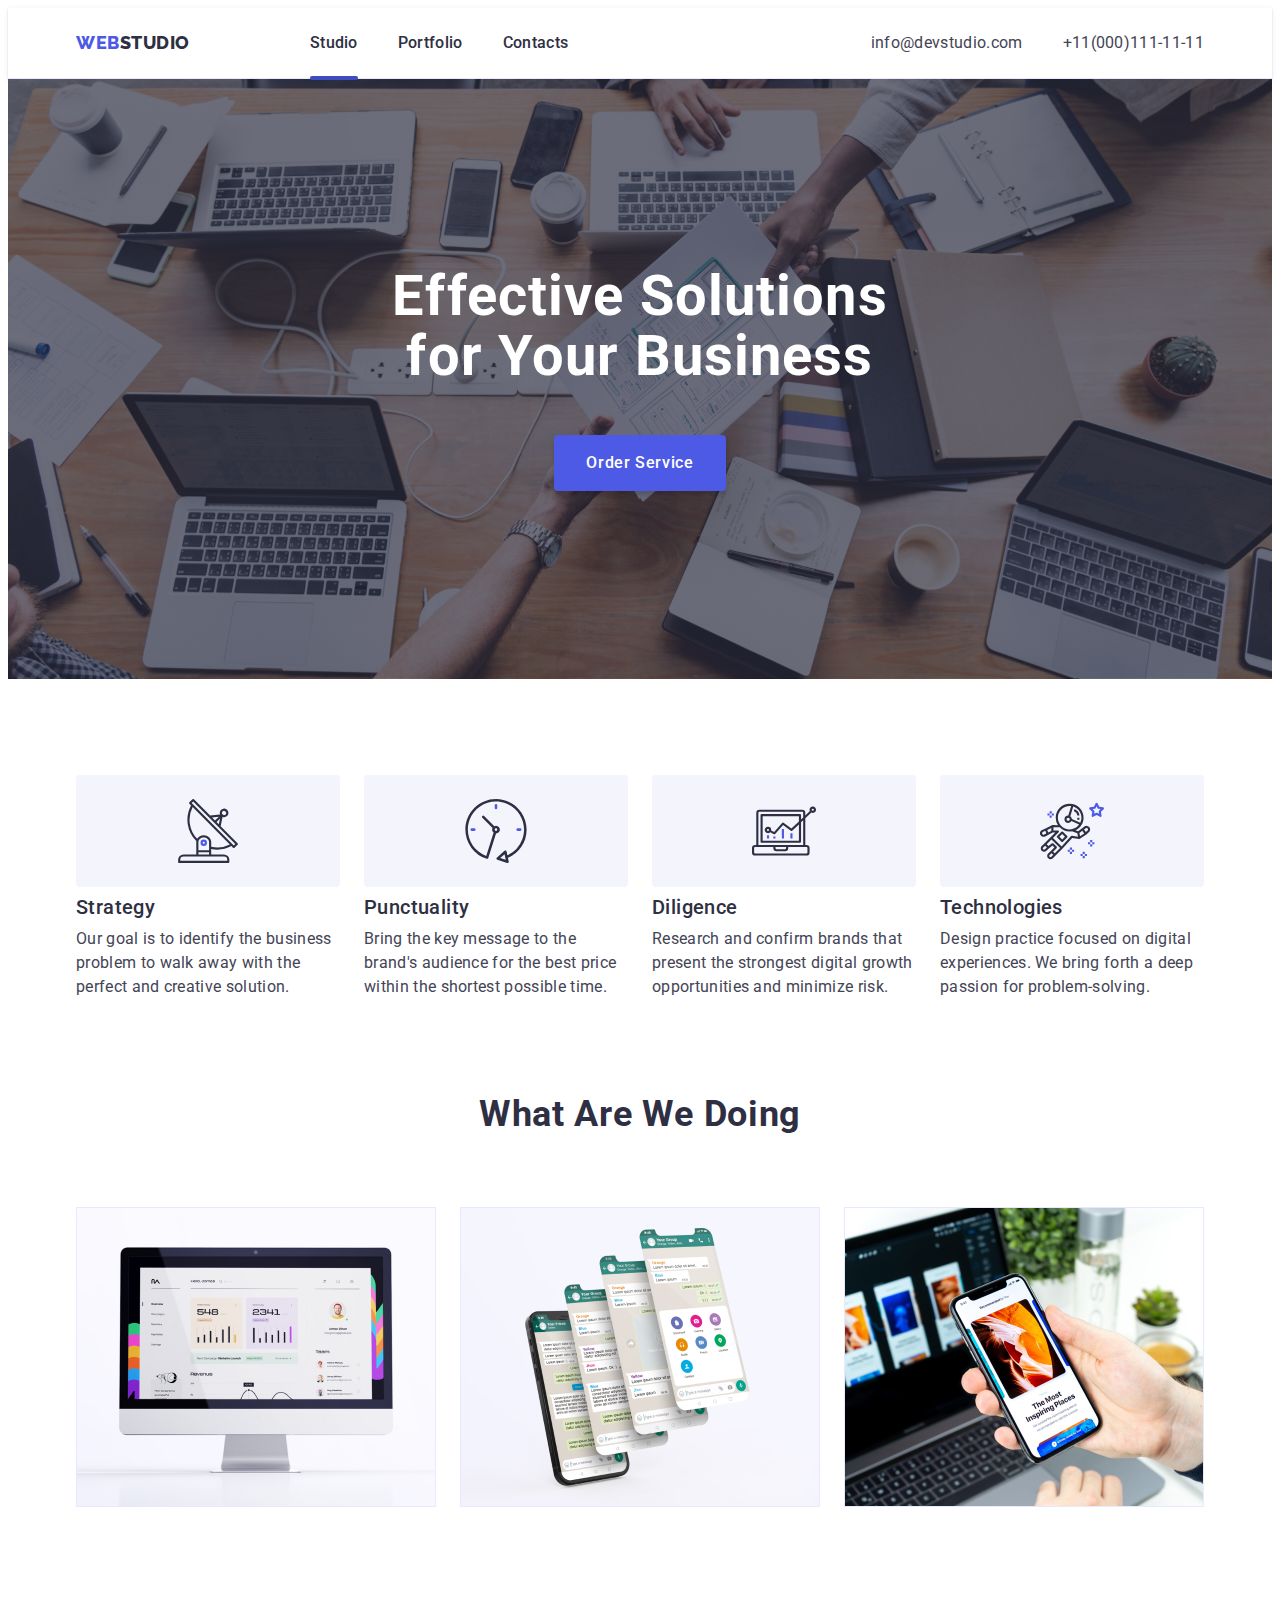
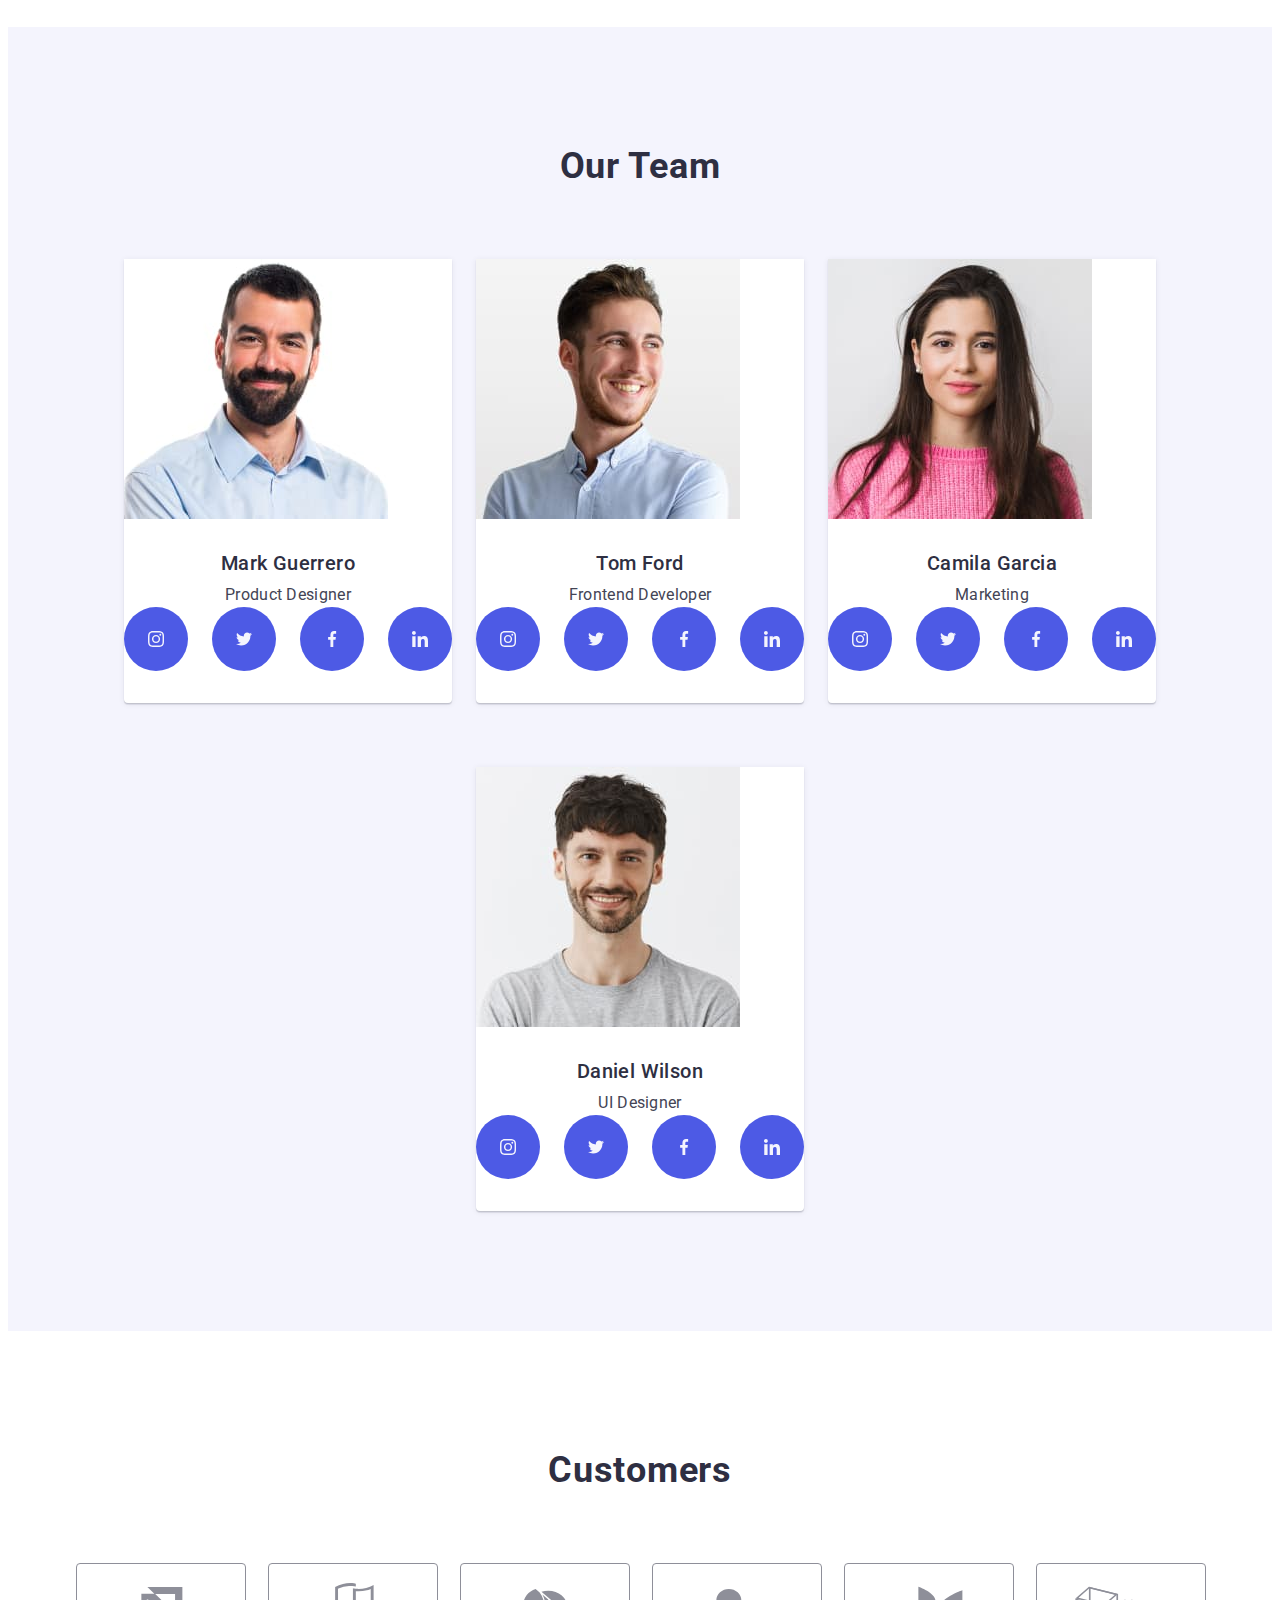
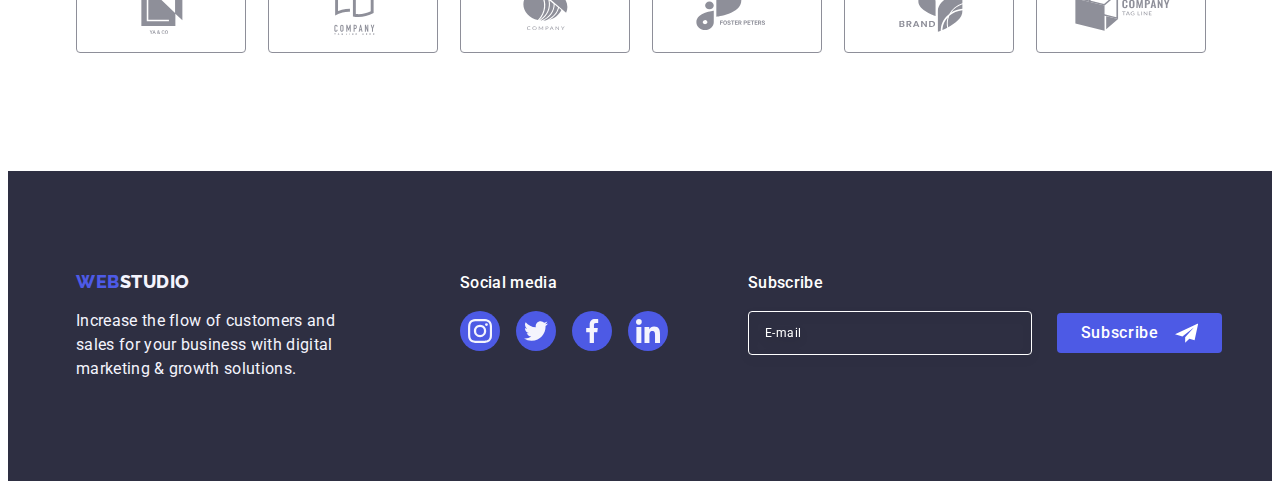
<file: index.html>
<!DOCTYPE html>
<html lang="en">

<head>
    <meta charset="UTF-8">
    <meta http-equiv="X-UA-Compatible" content="IE=edge">
    <meta name="viewport" content="width=device-width, initial-scale=1.0">
    <link rel="preconnect" href="https://fonts.googleapis.com">
    <link rel="preconnect" href="https://fonts.gstatic.com" crossorigin>
    <link
        href="https://fonts.googleapis.com/css2?family=Raleway:wght@800&family=Roboto:wght@400;500;700;900&display=swap"
        rel="stylesheet">

    <title>Web Studio</title>
    <link rel="stylesheet" href="https://cdnjs.cloudflare.com/ajax/libs/modern-normalize/2.0.0/modern-normalize.min.css"
        integrity="sha512-4xo8blKMVCiXpTaLzQSLSw3KFOVPWhm/TRtuPVc4WG6kUgjH6J03IBuG7JZPkcWMxJ5huwaBpOpnwYElP/m6wg=="
        crossorigin="anonymous" referrerpolicy="no-referrer" />
    <link rel="stylesheet" href="./css/styles.css">
    <link rel="stylesheet" href="./css/media.css">
</head>

<body>
    <header class="header">
        <div class="container header-container">
            <nav class="header-navigation">
                <a href="./index.html" class="header-logo link"> WEB<span>Studio</span> </a>
                <ul class="header-menu list">
                    <li class="header-menu-item"><a class="header-menu-link menu link" href="./index.html">Studio</a>
                    </li>
                    <li class="header-menu-item"><a class="header-menu-link link" href="./portfolio.html">Portfolio</a>
                    </li>
                    <li class="header-menu-item"><a class="header-menu-link link" href="">Contacts</a></li>
                </ul>
            </nav>
            <address class="address">
                <ul class="address-list list">
                    <li class="address-list-item"><a class="address-list-link link"
                            href="mailto:info@devstudio.com">info@devstudio.com</a></li>
                    <li class="address-list-item"><a class="address-list-link link"
                            href="tel:+110001111111">+11(000)111-11-11</a></li>
                </ul>
            </address>
            <button class="menu-btn js-open-menu" type="button">
                <svg width="32" height="22">
                    <use href="./images/icons.svg#icon-hamburger"></use>
                </svg>
            </button>
        </div>
        <div class="mob-menu js-menu-container">
            <button type="button" class="close-menu-btn js-close-menu">
                <svg class="modal-icon" width="8" height="8">
                    <use href="./images/icons.svg#icon-close-black-18dp-2-1"></use>
                </svg>
            </button>
            <ul class="mob-menu-list list">
                <li class="mob-menu-item"><a class="mob-menu-link menu link" href="./index.html">Studio</a>
                </li>
                <li class="mob-menu-item"><a class="mob-menu-link link" href="./portfolio.html">Portfolio</a>
                </li>
                <li class="mob-menu-item"><a class="mob-menu-link link" href="">Contacts</a></li>
            </ul>
            <address class="mob-menu-address">
                <ul class="mob-address-list list">
                    <li class="mob-address-item"><a class="mob-address-link-tel link"
                            href="tel:+110001111111">+11(000)111-11-11</a>
                    </li>
                    <li class="mob-address-item"><a class="mob-address-link-mail link"
                            href="mailto:info@devstudio.com">info@devstudio.com</a></li>

                </ul>
            </address>
            <ul class="mob-soc-list list">
                <li class="mob-soc-items">
                    <a class="mob-soc-link" href="" aria-label="instagram" target="_blank" rel="noopener no-referrer">
                        <svg class="mob-soc-icon" width="24" height="24">
                            <use href="./images/icons.svg#icon-instagram-2"></use>
                        </svg>
                    </a>
                </li>
                <li class="mob-soc-items">
                    <a class="mob-soc-link" href="" aria-label="twitter" target="_blank" rel="noopener no-referrer">
                        <svg class="mob-soc-icon" width="24" height="24">
                            <use href="./images/icons.svg#icon-twitter-1"></use>
                        </svg>
                    </a>
                </li>
                <li class="mob-soc-items">
                    <a class="mob-soc-link" href="" aria-label="facebook" target="_blank" rel="noopener no-referrer">
                        <svg class="mob-soc-icon" width="24" height="24">
                            <use href="./images/icons.svg#icon-facebook-1"></use>
                        </svg>
                    </a>
                </li>
                <li class="mob-soc-items">
                    <a class="mob-soc-link" href="" aria-label="linkedin" target="_blank" rel="noopener no-referrer">
                        <svg class="mob-soc-icon" width="24" height="24">
                            <use href="./images/icons.svg#icon-linkedin-1"></use>
                        </svg>
                    </a>
                </li>
            </ul>

        </div>

    </header>

    <main>
        <section id="home" class="hero">
            <div class="container ">
                <h1 class="hero-title">Effective Solutions
                    for Your Business</h1>
                <button type="button" class="hero-btn" data-modal-open>Order Service</button>
            </div>
        </section>

        <section class="benefits">
            <div class="container">
                <h2 class="visually-hidden">Benefits</h2>
                <ul class="benefits-list list">
                    <li class="benefits-item">
                        <div class="benefits-item-icon ">
                            <svg class="benefits-item-image" width="64" height="64">
                                <use href="./images/icons.svg#icon-antenna-1"></use>
                            </svg>
                        </div>
                        <h3 class="subtitle">Strategy</h3>
                        <p class="text">Our goal is to identify the business
                            problem to walk away with the perfect and creative solution.</p>
                    </li>
                    <li class="benefits-item">
                        <div class="benefits-item-icon ">
                            <svg class="benefits-item-image" width="64" height="64">
                                <use href="./images/icons.svg#icon-clock-1"></use>
                            </svg>
                        </div>
                        <h3 class="subtitle">Punctuality</h3>
                        <p class="text">Bring the key message to the brand's audience for the best price
                            within the shortest possible
                            time.</p>
                    </li>
                    <li class="benefits-item">
                        <div class="benefits-item-icon ">
                            <svg class="benefits-item-image" width="64" height="64">
                                <use href="./images/icons.svg#icon-diagram-1"></use>
                            </svg>
                        </div>
                        <h3 class="subtitle">Diligence</h3>
                        <p class="text">Research and confirm brands that present the strongest digital growth
                            opportunities and minimize
                            risk.</p>
                    </li>
                    <li class="benefits-item">
                        <div class="benefits-item-icon ">
                            <svg class="benefits-item-image" width="64" height="64">
                                <use href="./images/icons.svg#icon-astronaut-1"></use>
                            </svg>
                        </div>
                        <h3 class="subtitle">Technologies</h3>
                        <p class="text">Design practice focused on digital experiences. We bring forth a deep
                            passion for
                            problem-solving.</p>
                    </li>
                </ul>
            </div>
        </section>

        <section class="products">
            <div class="container">
                <h2 class="products-title">What are we doing</h2>
                <ul class="products-list list">
                    <li class="products-item"><img srcset="./images/img-1.jpg 1x, ./images/img1@2x.jpg 2x"
                            src="./images/img-1.jpg" alt="computer monitor" width="360" height="300">
                    </li>
                    <li class="products-item"><img srcset="./images/img-2.jpg 1x, ./images/img2@2x.jpg 2x"
                            src="./images/img-2.jpg" alt="phone with pages" width="360" height="300">
                    </li>
                    <li class="products-item"><img srcset="./images/img-3.jpg 1x, ./images/img3@2x.jpg 2x"
                            src="./images/img-3.jpg" alt="phone in hand" width="360" height="300">
                    </li>
                </ul>
            </div>
        </section>

        <section class="team">
            <div class="container">
                <h2 class="team-title">Our Team</h2>
                <ul class="team-list list">
                    <li class="team-item">
                        <img srcset="./images/MarkGuerrero.jpg 1x, ./images/MarkGuerrero2x.jpg 2x"
                            src="./images/MarkGuerrero.jpg" alt="Mark Guerrero's face photo" width="264" height="260">
                        <div class="main-info">
                            <h3 class="subtitle-name">Mark Guerrero</h3>
                            <p class="text">Product Designer</p>
                            <ul class="team-soc-list list">
                                <li class="team-soc-items">
                                    <a class="team-soc-link" href="" aria-label="instagram" target="_blank"
                                        rel="noopener no-referrer">
                                        <svg class="tem-soc-icon" width="16" height="16">
                                            <use href="./images/icons.svg#icon-instagram-2"></use>
                                        </svg>
                                    </a>
                                </li>
                                <li class="team-soc-items">
                                    <a class="team-soc-link" href="" aria-label="twitter" target="_blank"
                                        rel="noopener no-referrer">
                                        <svg class="tem-soc-icon" width="16" height="16">
                                            <use href="./images/icons.svg#icon-twitter-1"></use>
                                        </svg>
                                    </a>
                                </li>
                                <li class="team-soc-items">
                                    <a class="team-soc-link" href="" aria-label="facebook" target="_blank"
                                        rel="noopener no-referrer">
                                        <svg class="tem-soc-icon" width="16" height="16">
                                            <use href="./images/icons.svg#icon-facebook-1"></use>
                                        </svg>
                                    </a>
                                </li>
                                <li class="team-soc-items">
                                    <a class="team-soc-link" href="" aria-label="linkedin" target="_blank"
                                        rel="noopener no-referrer">
                                        <svg class="tem-soc-icon" width="16" height="16">
                                            <use href="./images/icons.svg#icon-linkedin-1"></use>
                                        </svg>
                                    </a>
                                </li>

                            </ul>
                        </div>
                    </li>
                    <li class="team-item">
                        <img srcset="./images/TomFord.jpg 1x, ./images/TomFord2x.jpg 2x" src="./images/TomFord.jpg"
                            alt="Tom Ford's face photo" width="264" height="260">
                        <div class="main-info">
                            <h3 class="subtitle-name">Tom Ford</h3>
                            <p class="text">Frontend Developer</p>
                            <ul class="team-soc-list list">
                                <li class="team-soc-items">
                                    <a class="team-soc-link" href="" aria-label="instagram" target="_blank"
                                        rel="noopener no-referrer">
                                        <svg class="tem-soc-icon" width="16" height="16">
                                            <use href="./images/icons.svg#icon-instagram-2"></use>
                                        </svg>
                                    </a>
                                </li>
                                <li class="team-soc-items">
                                    <a class="team-soc-link" href="" aria-label="twitter" target="_blank"
                                        rel="noopener no-referrer">
                                        <svg class="tem-soc-icon" width="16" height="16">
                                            <use href="./images/icons.svg#icon-twitter-1"></use>
                                        </svg>
                                    </a>
                                </li>
                                <li class="team-soc-items">
                                    <a class="team-soc-link" href="" aria-label="facebook" target="_blank"
                                        rel="noopener no-referrer">
                                        <svg class="tem-soc-icon" width="16" height="16">
                                            <use href="./images/icons.svg#icon-facebook-1"></use>
                                        </svg>
                                    </a>
                                </li>
                                <li class="team-soc-items">
                                    <a class="team-soc-link" href="" aria-label="linkedin" target="_blank"
                                        rel="noopener no-referrer">
                                        <svg class="tem-soc-icon" width="16" height="16">
                                            <use href="./images/icons.svg#icon-linkedin-1"></use>
                                        </svg>
                                    </a>
                                </li>
                            </ul>
                        </div>
                    </li>
                    <li class="team-item">
                        <img srcset="./images/CamilaGarcia.jpg 1x, ./images/CamilaGarcia2x.jpg 2x"
                            src="./images/CamilaGarcia.jpg" alt="Camila Garcia's face photo" width="264" height="260">
                        <div class="main-info">
                            <h3 class="subtitle-name">Camila Garcia</h3>
                            <p class="text">Marketing</p>
                            <ul class="team-soc-list list">
                                <li class="team-soc-items">
                                    <a class="team-soc-link" href="" aria-label="instagram" target="_blank"
                                        rel="noopener no-referrer">
                                        <svg class="tem-soc-icon" width="16" height="16">
                                            <use href="./images/icons.svg#icon-instagram-2"></use>
                                        </svg>
                                    </a>
                                </li>
                                <li class="team-soc-items">
                                    <a class="team-soc-link" href="" aria-label="twitter" target="_blank"
                                        rel="noopener no-referrer">
                                        <svg class="tem-soc-icon" width="16" height="16">
                                            <use href="./images/icons.svg#icon-twitter-1"></use>
                                        </svg>
                                    </a>
                                </li>
                                <li class="team-soc-items">
                                    <a class="team-soc-link" href="" aria-label="facebook" target="_blank"
                                        rel="noopener no-referrer">
                                        <svg class="tem-soc-icon" width="16" height="16">
                                            <use href="./images/icons.svg#icon-facebook-1"></use>
                                        </svg>
                                    </a>
                                </li>
                                <li class="team-soc-items">
                                    <a class="team-soc-link" href="" aria-label="linkedin" target="_blank"
                                        rel="noopener no-referrer">
                                        <svg class="tem-soc-icon" width="16" height="16">
                                            <use href="./images/icons.svg#icon-linkedin-1"></use>
                                        </svg>
                                    </a>
                                </li>
                            </ul>
                        </div>
                    </li>
                    <li class="team-item">
                        <img srcset="./images/DanielWilson.jpg 1x, ./images/DanielWilson2x.jpg 2x"
                            src="./images/DanielWilson.jpg" alt="Daniel Wilson's face photo" width="264" height="260">
                        <div class="main-info">
                            <h3 class="subtitle-name">Daniel Wilson</h3>
                            <p class="text">UI Designer</p>
                            <ul class="team-soc-list list">
                                <li class="team-soc-items">
                                    <a class="team-soc-link" href="" aria-label="instagram" target="_blank"
                                        rel="noopener no-referrer">
                                        <svg class="tem-soc-icon" width="16" height="16">
                                            <use href="./images/icons.svg#icon-instagram-2"></use>
                                        </svg>
                                    </a>
                                </li>
                                <li class="team-soc-items">
                                    <a class="team-soc-link" href="" aria-label="twitter" target="_blank"
                                        rel="noopener no-referrer">
                                        <svg class="tem-soc-icon" width="16" height="16">
                                            <use href="./images/icons.svg#icon-twitter-1"></use>
                                        </svg>
                                    </a>
                                </li>
                                <li class="team-soc-items">
                                    <a class="team-soc-link" href="" aria-label="facebook" target="_blank"
                                        rel="noopener no-referrer">
                                        <svg class="tem-soc-icon" width="16" height="16">
                                            <use href="./images/icons.svg#icon-facebook-1"></use>
                                        </svg>
                                    </a>
                                </li>
                                <li class="team-soc-items">
                                    <a class="team-soc-link" href="" aria-label="linkedin" target="_blank"
                                        rel="noopener no-referrer">
                                        <svg class="tem-soc-icon" width="16" height="16">
                                            <use href="./images/icons.svg#icon-linkedin-1"></use>
                                        </svg>
                                    </a>
                                </li>
                            </ul>
                        </div>
                    </li>
                </ul>
            </div>
        </section>
        <section class="customers">
            <div class="container cust-container">
                <h2 class="cust-title">Customers</h2>
                <ul class="list cust-list">
                    <li class="cust-items">
                        <a href="" class="cust-link">
                            <svg class="cust-icon" width="104" height="56">
                                <use href="./images/icons.svg#icon-Logo-6"></use>
                            </svg>
                        </a>
                    </li>
                    <li class="cust-items">
                        <a href="" class="cust-link">
                            <svg class="cust-icon" width="104" height="56">
                                <use href="./images/icons.svg#icon-Logo"></use>
                            </svg>
                        </a>
                    </li>
                    <li class="cust-items">
                        <a href="" class="cust-link">
                            <svg class="cust-icon" width="104" height="56">
                                <use href="./images/icons.svg#icon-Logo-1"></use>
                            </svg>
                        </a>
                    </li>
                    <li class="cust-items">
                        <a href="" class="cust-link">
                            <svg class="cust-icon" width="104" height="56">
                                <use href="./images/icons.svg#icon-Logo-2"></use>
                            </svg>
                        </a>
                    </li>
                    <li class="cust-items">
                        <a href="" class="cust-link">
                            <svg class="cust-icon" width="104" height="56">
                                <use href="./images/icons.svg#icon-Logo-3"></use>
                            </svg>
                        </a>
                    </li>
                    <li class="cust-items">
                        <a href="" class="cust-link">
                            <svg class="cust-icon" width="104" height="56">
                                <use href="./images/icons.svg#icon-Logo-4"></use>
                            </svg>
                        </a>
                    </li>
                </ul>
            </div>
        </section>

    </main>

    <footer class="footer">
        <div class="container footer-container">
            <div class="footer-text-column">
                <a href="./index.html" class="footer-logo link"> WEB<span class="logo">Studio</span> </a>
                <p class="footer-text">Increase the flow of customers and sales for your business with digital marketing
                    &
                    growth
                    solutions.
                </p>
            </div>
            <div class="footer-social">
                <p class="footer-soc-title">Social media</p>
                <ul class="footer-soc-list list">
                    <li class="footer-soc-items">
                        <a href="./index.html" class="footer-soc-link">
                            <svg class="footer-soc-icon" width="24" height="24">
                                <use href="./images/icons.svg#icon-instagram-2"></use>
                            </svg>
                        </a>
                    </li>
                    <li class="footer-soc-items">
                        <a href="./index.html" class="footer-soc-link">
                            <svg class="footer-soc-icon" width="24" height="24">
                                <use href="./images/icons.svg#icon-twitter-1"></use>
                            </svg>
                        </a>
                    </li>
                    <li class="footer-soc-items">
                        <a href="./index.html" class="footer-soc-link">
                            <svg class="footer-soc-icon" width="24" height="24">
                                <use href="./images/icons.svg#icon-facebook-1"></use>
                            </svg>
                        </a>
                    </li>
                    <li class="footer-soc-items">
                        <a href="./index.html" class="footer-soc-link">
                            <svg class="footer-soc-icon" width="24" height="24">
                                <use href="./images/icons.svg#icon-linkedin-1"></use>
                            </svg>
                        </a>
                    </li>
                </ul>
            </div>
            <div class="email-input">
                <p class="footer-soc-title">Subscribe</p>
                <form class="footer-form">
                    <label class="footer-label" for="footer-email" aria-label="footer email">
                        <input class="footer-input" name="user-email" id="footer-email" type="email"
                            placeholder="E-mail">
                    </label>
                    <button class="footer-btn" type="submit">Subscribe
                        <svg class="footer-btn-icon" width="24" height="24">
                            <use href="./images/icons.svg#icon-Frame-3"></use>
                        </svg>
                    </button>
                </form>
            </div>
        </div>
    </footer>

    <div class="backdrop is-hidden" data-modal>
        <div class="modal">
            <button type="button" class="close-btn" data-modal-close>
                <svg class="modal-icon" width="8" height="8">
                    <use href="./images/icons.svg#icon-close-black-18dp-2-1"></use>
                </svg>
            </button>
            <p class="modal-title">Leave your contacts and we will call you back</p>
            <form class="modal-form">
                <div class="modal-field">
                    <label for="user-name" class="modal-label">Name</label>
                    <div class="input-wrap">
                        <input id="user-name" type="text" name="user-name" class="modal-input" placeholder="">
                        <svg class="input-icon" width="18" height="24">
                            <use href="./images/icons.svg#icon-person-black-18dp-1"></use>
                        </svg>
                    </div>
                </div>
                <div class="modal-field">
                    <label for="user-tel" class="modal-label">Phone</label>
                    <div class="input-wrap">
                        <input id="user-tel" type="tel" name="user-tel" class="modal-input" placeholder="">
                        <svg class="input-icon" width="18" height="24">
                            <use href="./images/icons.svg#icon-phone-black-18dp-1"></use>
                        </svg>
                    </div>
                </div>
                <div class="modal-field">
                    <label for="user-email" class="modal-label">Email</label>
                    <div class="input-wrap">
                        <input id="user-email" type="email" name="user-email" class="modal-input" placeholder="">
                        <svg class="input-icon" width="18" height="24">
                            <use href="./images/icons.svg#icon-email-black-18dp-1"></use>
                        </svg>
                    </div>
                </div>
                <div class="modal-field-textarea">
                    <label for="user-comment" class="modal-label">Comment</label>
                    <textarea name="user-comment" class="modal-textarea" id="user-comment"
                        placeholder="Text input"></textarea>
                </div>
                <div class="modal-field-checkbox">
                    <input type="checkbox" class="input-check visually-hidden" id="user-privacy" name="user-privacy"
                        value="true">
                    <label class="check-text" for="user-privacy">
                        <span class="icon-checkbox">
                            <svg class="check-icon" width="10" height="8">
                                <use href="./images/icons.svg#icon-Vector"></use>
                            </svg>
                        </span> I accept the terms and conditions of the
                        <a class="check-link" href="">Privacy Policy</a>
                    </label>
                </div>
                <button type="submit" class="modal-btn">Send</button>
            </form>
        </div>

    </div>
    <script src="./js/modal.js"></script>
    <script src="./js/mob-menu.js"></script>
</body>

</html>
</file>
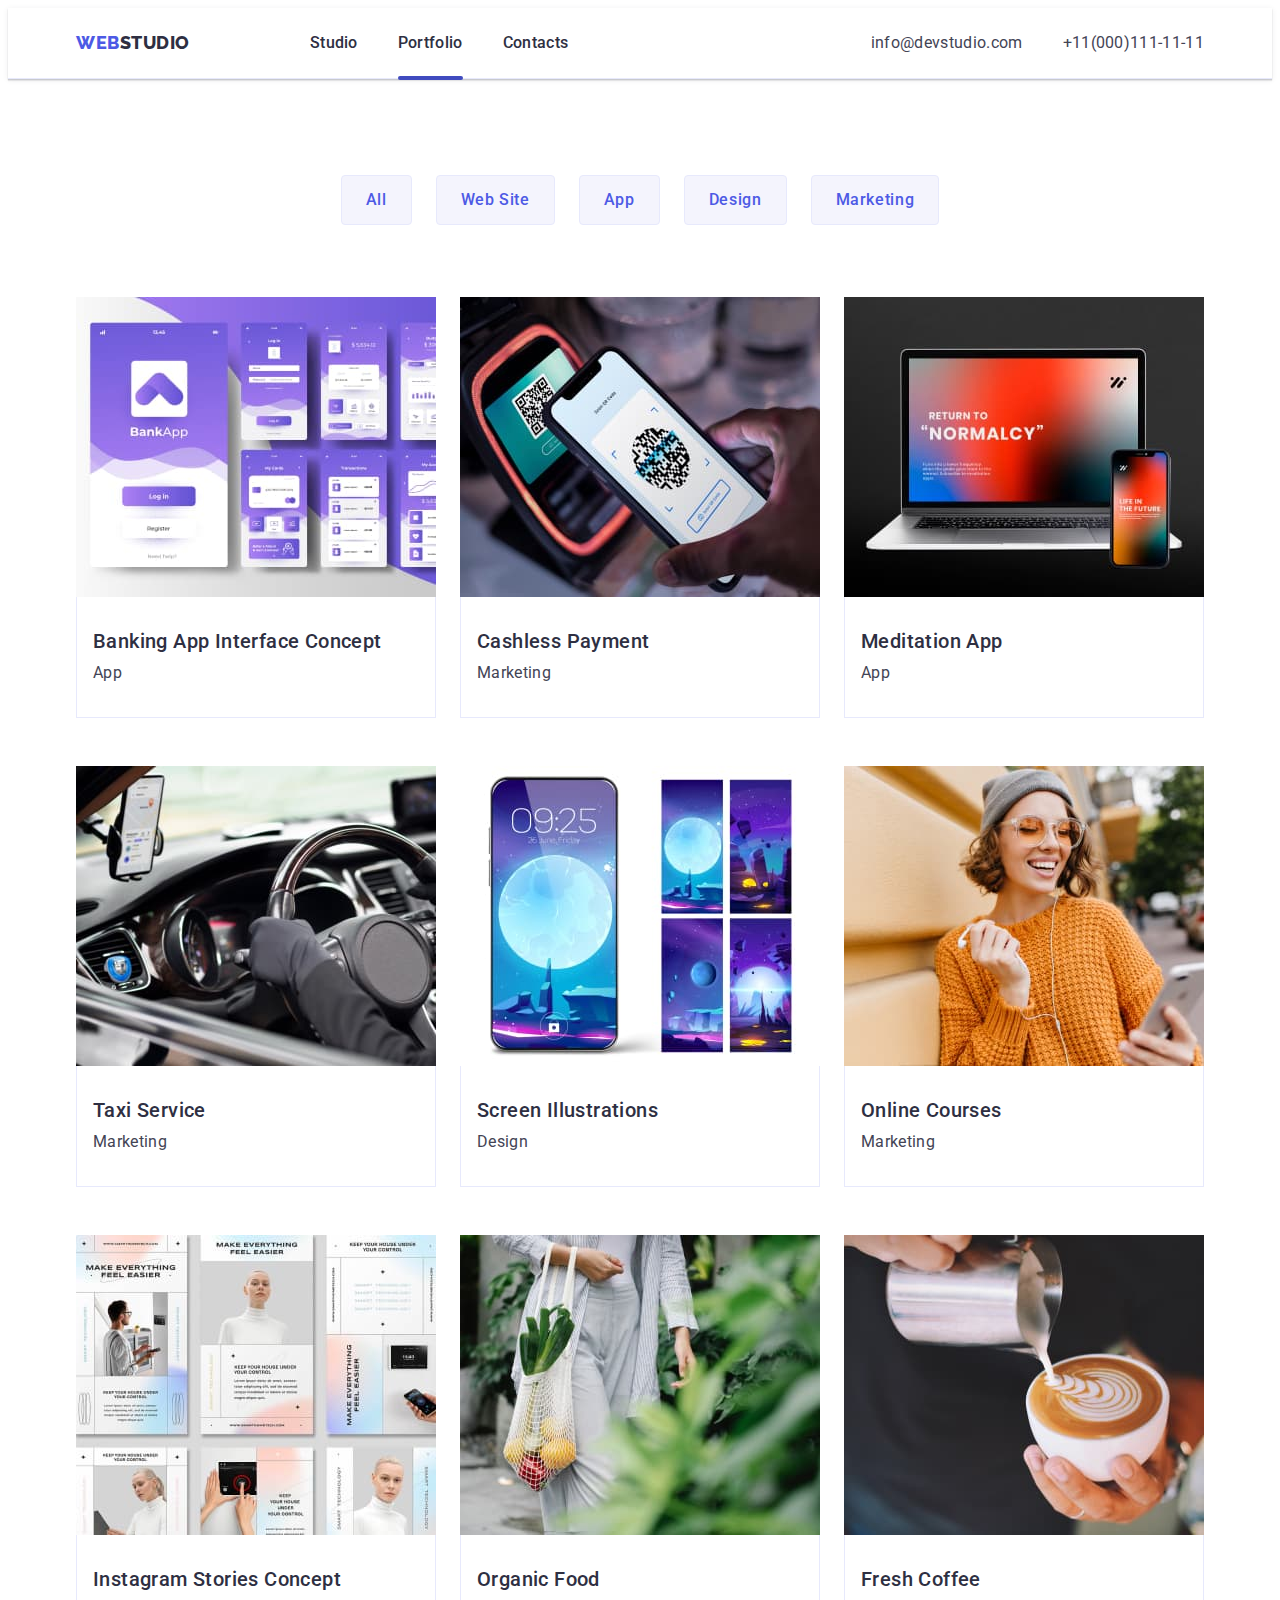
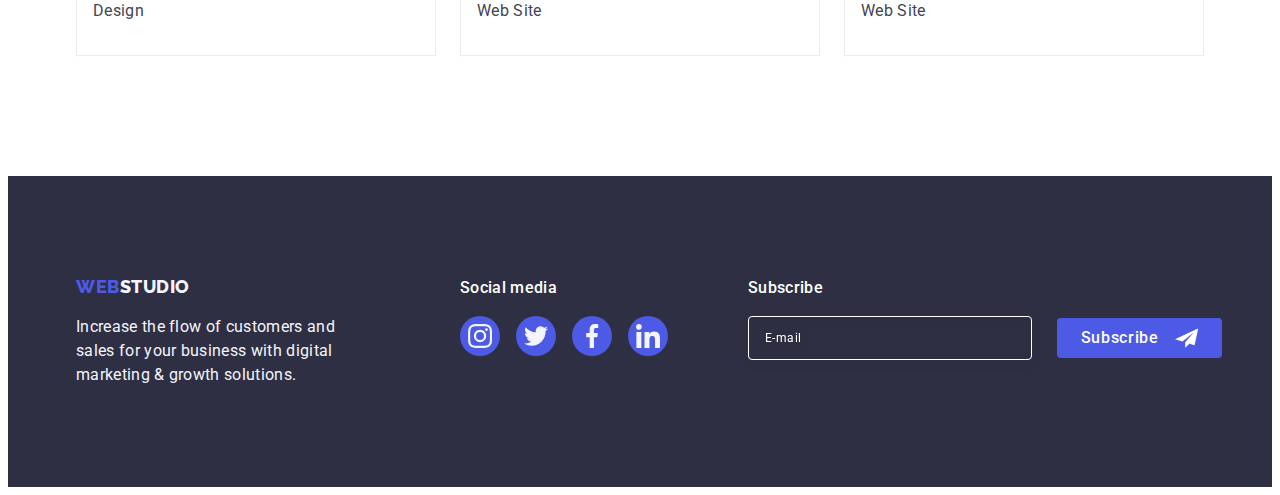
<file: portfolio.html>
<!DOCTYPE html>
<html lang="en">

<head>
    <meta charset="UTF-8">
    <meta http-equiv="X-UA-Compatible" content="IE=edge">
    <meta name="viewport" content="width=device-width, initial-scale=1.0">
    <link rel="preconnect" href="https://fonts.googleapis.com">
    <link rel="preconnect" href="https://fonts.gstatic.com" crossorigin>
    <link
        href="https://fonts.googleapis.com/css2?family=Raleway:wght@800&family=Roboto:wght@400;500;700;900&display=swap"
        rel="stylesheet">

    <title>Web Studio</title>
    <link rel="stylesheet" href="https://cdnjs.cloudflare.com/ajax/libs/modern-normalize/2.0.0/modern-normalize.min.css"
        integrity="sha512-4xo8blKMVCiXpTaLzQSLSw3KFOVPWhm/TRtuPVc4WG6kUgjH6J03IBuG7JZPkcWMxJ5huwaBpOpnwYElP/m6wg=="
        crossorigin="anonymous" referrerpolicy="no-referrer" />
    <link rel="stylesheet" href="./css/styles.css">
    <link rel="stylesheet" href="./css/media.css">
</head>

<body>
    <header class="header">
        <div class="container header-container">
            <nav class="header-navigation">
                <a href="./index.html" class="header-logo link"> WEB<span>Studio</span> </a>
                <ul class="header-menu list">
                    <li class="header-menu-item"><a class="header-menu-link link" href="./index.html">Studio</a>
                    </li>
                    <li class="header-menu-item"><a class="header-menu-link menu link"
                            href="./portfolio.html">Portfolio</a>
                    </li>
                    <li class="header-menu-item"><a class="header-menu-link link" href="">Contacts</a></li>
                </ul>
            </nav>
            <address class="address">
                <ul class="address-list list">
                    <li class="address-list-item"><a class="address-list-link link"
                            href="mailto:info@devstudio.com">info@devstudio.com</a></li>
                    <li class="address-list-item"><a class="address-list-link link"
                            href="tel:+110001111111">+11(000)111-11-11</a></li>
                </ul>
            </address>
            <button class="menu-btn js-open-menu" type="button">
                <svg width="32" height="22">
                    <use href="./images/icons.svg#icon-hamburger"></use>
                </svg>
            </button>
        </div>
        <div class="mob-menu js-menu-container">
            <button type="button" class="close-menu-btn js-close-menu">
                <svg class="modal-icon" width="8" height="8">
                    <use href="./images/icons.svg#icon-close-black-18dp-2-1"></use>
                </svg>
            </button>
            <ul class="mob-menu-list list">
                <li class="mob-menu-item"><a class="mob-menu-link link" href="./index.html">Studio</a>
                </li>
                <li class="mob-menu-item"><a class="mob-menu-link menu link" href="./portfolio.html">Portfolio</a>
                </li>
                <li class="mob-menu-item"><a class="mob-menu-link link" href="">Contacts</a></li>
            </ul>
            <address class="mob-menu-address">
                <ul class="mob-address-list list">
                    <li class="mob-address-item"><a class="mob-address-link-tel link"
                            href="tel:+110001111111">+11(000)111-11-11</a>
                    </li>
                    <li class="mob-address-item"><a class="mob-address-link-mail link"
                            href="mailto:info@devstudio.com">info@devstudio.com</a></li>

                </ul>
            </address>
            <ul class="mob-soc-list list">
                <li class="mob-soc-items">
                    <a class="mob-soc-link" href="" aria-label="instagram" target="_blank" rel="noopener no-referrer">
                        <svg class="mob-soc-icon" width="24" height="24">
                            <use href="./images/icons.svg#icon-instagram-2"></use>
                        </svg>
                    </a>
                </li>
                <li class="mob-soc-items">
                    <a class="mob-soc-link" href="" aria-label="twitter" target="_blank" rel="noopener no-referrer">
                        <svg class="mob-soc-icon" width="24" height="24">
                            <use href="./images/icons.svg#icon-twitter-1"></use>
                        </svg>
                    </a>
                </li>
                <li class="mob-soc-items">
                    <a class="mob-soc-link" href="" aria-label="facebook" target="_blank" rel="noopener no-referrer">
                        <svg class="mob-soc-icon" width="24" height="24">
                            <use href="./images/icons.svg#icon-facebook-1"></use>
                        </svg>
                    </a>
                </li>
                <li class="mob-soc-items">
                    <a class="mob-soc-link" href="" aria-label="linkedin" target="_blank" rel="noopener no-referrer">
                        <svg class="mob-soc-icon" width="24" height="24">
                            <use href="./images/icons.svg#icon-linkedin-1"></use>
                        </svg>
                    </a>
                </li>
            </ul>
        </div>

    </header>

    <main>
        <!-- Filters -->
        <section class="main">
            <div class="container">
                <h1 class="visually-hidden">Portfolio</h1>
                <ul class="filters-menu list">
                    <li class="filters-menu-item"><button type="button" class="filters-btn">All</button></li>
                    <li class="filters-menu-item"><button type="button" class="filters-btn">Web Site</button></li>
                    <li class="filters-menu-item"><button type="button" class="filters-btn">App</button></li>
                    <li class="filters-menu-item"><button type="button" class="filters-btn">Design</button></li>
                    <li class="filters-menu-item"><button type="button" class="filters-btn">Marketing</button></li>
                </ul>

                <ul class="projects-list list">
                    <li class="projects-item">
                        <a href="" class="link projects-link">
                            <div class="projects-cover">
                                <img src="./images/project-card-1.jpg" alt="project" width="360" height="300">
                                <p class="cover-text">14 Stylish and User-Friendly App Design Concepts · Task
                                    Manager App · Calorie Tracker App · Exotic Fruit Ecommerce App ·
                                    Cloud Storage App</p>
                            </div>
                            <div class="link-menu">
                                <h2 class="subtitle">Banking App Interface Concept</h2>
                                <p class="text">App</p>
                            </div>
                        </a>
                    </li>
                    <li class="projects-item">
                        <a href="" class="link projects-link">
                            <div class="projects-cover">
                                <img src="./images/project-card-2.jpg" alt="phone" width="360" height="300">
                                <p class="cover-text">14 Stylish and User-Friendly App Design Concepts · Task
                                    Manager App · Calorie Tracker App · Exotic Fruit Ecommerce App ·
                                    Cloud Storage App</p>
                            </div>
                            <div class="link-menu">
                                <h2 class="subtitle">Cashless Payment</h2>
                                <p class="text">Marketing</p>
                            </div>
                        </a>
                    </li>
                    <li class="projects-item">
                        <a href="" class="link projects-link">
                            <div class="projects-cover">
                                <img src="./images/project-card-3.jpg" alt="laptop" width="360" height="300">
                                <p class="cover-text">14 Stylish and User-Friendly App Design Concepts · Task
                                    Manager App · Calorie Tracker App · Exotic Fruit Ecommerce App ·
                                    Cloud Storage App</p>
                            </div>
                            <div class="link-menu">
                                <h2 class="subtitle">Meditation App</h2>
                                <p class="text">App</p>
                            </div>
                        </a>
                    </li>
                    <li class="projects-item">
                        <a href="" class="link projects-link">
                            <div class="projects-cover">
                                <img src="./images/project-card-4.jpg" alt="driver" width="360" height="300">
                                <p class="cover-text">14 Stylish and User-Friendly App Design Concepts · Task
                                    Manager App · Calorie Tracker App · Exotic Fruit Ecommerce App ·
                                    Cloud Storage App</p>
                            </div>
                            <div class="link-menu">
                                <h2 class="subtitle">Taxi Service</h2>
                                <p class="text">Marketing</p>
                            </div>
                        </a>
                    </li>
                    <li class="projects-item">
                        <a href="" class="link projects-link">
                            <div class="projects-cover">
                                <img src="./images/project-card-5.jpg" alt="screens" width="360" height="300">
                                <p class="cover-text">14 Stylish and User-Friendly App Design Concepts · Task
                                    Manager App · Calorie Tracker App · Exotic Fruit Ecommerce App ·
                                    Cloud Storage App</p>
                            </div>
                            <div class="link-menu">
                                <h2 class="subtitle">Screen Illustrations</h2>
                                <p class="text">Design</p>
                            </div>
                        </a>
                    </li>
                    <li class="projects-item">
                        <a href="" class="link projects-link">
                            <div class="projects-cover">
                                <img src="./images/Project-Card-6.jpg" alt="girls" width="360" height="300">
                                <p class="cover-text">14 Stylish and User-Friendly App Design Concepts · Task
                                    Manager App · Calorie Tracker App · Exotic Fruit Ecommerce App ·
                                    Cloud Storage App</p>
                            </div>
                            <div class="link-menu">
                                <h2 class="subtitle">Online Courses</h2>
                                <p class="text">Marketing</p>
                            </div>
                        </a>
                    </li>
                    <li class="projects-item">
                        <a href="" class="link projects-link">
                            <div class="projects-cover">
                                <img src="./images/Project-Card-7.jpg" alt="stories concept" width="360" height="300">
                                <p class="cover-text">14 Stylish and User-Friendly App Design Concepts · Task
                                    Manager App · Calorie Tracker App · Exotic Fruit Ecommerce App ·
                                    Cloud Storage App</p>
                            </div>
                            <div class="link-menu">
                                <h2 class="subtitle">Instagram Stories Concept</h2>
                                <p class="text">Design</p>
                            </div>
                        </a>
                    </li>
                    <li class="projects-item">

                        <a href="" class="link projects-link">
                            <div class="projects-cover">
                                <img src="./images/Project-Card-8.jpg" alt="food" width="360" height="300">
                                <p class="cover-text">14 Stylish and User-Friendly App Design Concepts · Task
                                    Manager App · Calorie Tracker App · Exotic Fruit Ecommerce App ·
                                    Cloud Storage App</p>
                            </div>
                            <div class="link-menu">
                                <h2 class="subtitle">Organic Food</h2>
                                <p class="text">Web Site</p>
                            </div>
                        </a>
                    </li>
                    <li class="projects-item">
                        <a href="" class="link projects-link">
                            <div class="projects-cover">
                                <img src="./images/Project-Card-9.jpg" alt="coffee" width="360" height="300">
                                <p class="cover-text">14 Stylish and User-Friendly App Design Concepts · Task
                                    Manager App · Calorie Tracker App · Exotic Fruit Ecommerce App ·
                                    Cloud Storage App</p>
                            </div>
                            <div class="link-menu">
                                <h2 class="subtitle">Fresh Coffee</h2>
                                <p class="text">Web Site</p>
                            </div>
                        </a>
                    </li>
                </ul>
            </div>
        </section>
    </main>

    <footer class="footer">
        <div class="container footer-container">
            <div class="footer-text-column">
                <a href="./index.html" class="footer-logo link"> WEB<span class="logo">Studio</span> </a>
                <p class="footer-text">Increase the flow of customers and sales for your business with digital marketing
                    &
                    growth
                    solutions.
                </p>
            </div>
            <div class="footer-social">
                <p class="footer-soc-title">Social media</p>
                <ul class="footer-soc-list list">
                    <li class="footer-soc-items">
                        <a href="./index.html" class="footer-soc-link">
                            <svg class="footer-soc-icon" width="24" height="24">
                                <use href="./images/icons.svg#icon-instagram-2"></use>
                            </svg>
                        </a>
                    </li>
                    <li class="footer-soc-items">
                        <a href="./index.html" class="footer-soc-link">
                            <svg class="footer-soc-icon" width="24" height="24">
                                <use href="./images/icons.svg#icon-twitter-1"></use>
                            </svg>
                        </a>
                    </li>
                    <li class="footer-soc-items">
                        <a href="./index.html" class="footer-soc-link">
                            <svg class="footer-soc-icon" width="24" height="24">
                                <use href="./images/icons.svg#icon-facebook-1"></use>
                            </svg>
                        </a>
                    </li>
                    <li class="footer-soc-items">
                        <a href="./index.html" class="footer-soc-link">
                            <svg class="footer-soc-icon" width="24" height="24">
                                <use href="./images/icons.svg#icon-linkedin-1"></use>
                            </svg>
                        </a>
                    </li>
                </ul>
            </div>
            <div class="email-input">
                <p class="footer-soc-title">Subscribe</p>
                <form class="footer-form">
                    <label class="footer-label" for="footer-email" aria-label="footer email">
                        <input class="footer-input" name="user-email" id="footer-email" type="email"
                            placeholder="E-mail">
                    </label>
                    <button class="footer-btn" type="submit">Subscribe
                        <svg class="footer-btn-icon" width="24" height="24">
                            <use href="./images/icons.svg#icon-Frame-3"></use>
                        </svg>
                    </button>
                </form>
            </div>
        </div>
    </footer>
    <script src="./js/modal.js"></script>
    <script src="./js/mob-menu.js"></script>
</body>

</html>
</file>
<file: css/styles.css>
:root {
    --main-color: #2E2F42;
    --main-text-color: #434455;
    --second-text-color: #FFFFFF;
    --logo-color: #4d5ae5;
    --button-color: #F4F4FD;
    --hover-color: #404BBF;
    --border-color: #E7E9FC;
    --icon-footer-hover: #31D0AA;
    --light-slate-color: #8E8F99;
    --modal-color: #FCFCFC;
}

body {
    font-family: Roboto, sans-serif;
    color: var(--main-text-color);
    background-color: var(--second-text-color);
}

p,
h1,
h2,
h3,
h4,
h5,
h6 {
    margin-top: 0;
    margin-bottom: 0;
}

ul {
    margin: 0;
    padding-left: 0;
}

img {
    display: block;
}

input {
    font-family: inherit;
}

.link {
    text-decoration: none;
}

.list {
    list-style-type: none;
}

.container {
    width: 100%;
    max-width: 1158px;
    margin: 0 auto;
    padding: 0 16px;
}

.subtitle {
    font-weight: 700;
    font-size: 36px;
    line-height: 40px;
    letter-spacing: 0.72px;
    color: var(--main-color);
    margin-bottom: 8px;
    text-align: center;
}

.text {
    font-size: 16px;
    line-height: 1.5;
    letter-spacing: 0.02em;
    color: var(--main-text-color);
}

/*-----header-----*/

.header {
    border-bottom: 1px solid var(--border-color);
    box-shadow: 0px 2px 1px rgba(46, 47, 66, 0.08),
        0px 1px 1px rgba(46, 47, 66, 0.16),
        0px 1px 6px rgba(46, 47, 66, 0.08);
}

.header-logo {
    font-family: 'Raleway', sans-serif;
    font-weight: 800;
    font-size: 18px;
    line-height: 1.17;
    letter-spacing: 0.03em;
    color: var(--logo-color);
    text-transform: uppercase;
}

.header-container {
    display: flex;
    justify-content: space-between;
    align-items: center;
    height: 70px;
}

.header-menu {
    display: none;
}

.header-logo span {
    color: var(--main-color);
}

.address {
    display: none;
}

.menu-btn {
    display: block;
    border: none;
    width: 32px;
    height: 22px;
    padding: 0;
}

.mob-menu {
    display: flex;
    flex-direction: column;
    background-color: var(--second-text-color);
    position: fixed;
    top: 0;
    left: 0;
    width: 100%;
    height: 100%;
    padding: 80px 35px 40px 40px;
    z-index: 999;
    transform: translateX(100%);
    transition: transform 250ms ease-in-out;
}

.mob-menu.is-open {
    transform: translateX(0);
}

.close-menu-btn {
    position: absolute;
    right: 24px;
    top: 24px;
    width: 24px;
    height: 24px;
    border: 1px solid rgba(0, 0, 0, 0.1);
    border-radius: 50%;
    display: flex;
    align-items: center;
    justify-content: center;
    background-color: var(--border-color);
    padding: 0;
    cursor: pointer;
    transition: background-color 250ms cubic-bezier(0.4, 0, 0.2, 1), border 250ms cubic-bezier(0.4, 0, 0.2, 1);

}

.close-menu-btn:hover,
.close-menu-btn:focus {
    background-color: var(--hover-color);
    border: none;
    fill: var(--second-text-color);
}

.mob-menu-list {
    display: flex;
    flex-direction: column;
    gap: 40px;
}

.mob-menu-link {
    color: var(--main-color);
    font-size: 36px;
    font-weight: 700;
    line-height: 1.11;
    letter-spacing: 0.02em;
}

.mob-menu-link:hover,
.mob-menu-link:focus {
    color: var(--hover-color);
    transition: color 250ms cubic-bezier(0.4, 0, 0.2, 1);
}

.menu {
    color: var(--hover-color);
    transition: color 250ms cubic-bezier(0.4, 0, 0.2, 1);
}

.mob-menu-address {
    margin-top: auto;
}

.mob-address-list {
    display: flex;
    flex-direction: column;
    gap: 40px;
    margin-bottom: 48px;
}

.mob-address-link-tel {
    font-style: normal;
    color: var(--logo-color);
    font-size: 25px;
    font-weight: 700;
    line-height: 1.11;
    letter-spacing: 0.02em;
}

.mob-address-link-mail {
    font-style: normal;
    color: var(--main-text-color);
    font-size: 20px;
    font-weight: 500;
    line-height: 1.2;
    letter-spacing: 0.02em;
}

.mob-soc-list {
    display: flex;
    gap: 25px;
}

.mob-soc-link {
    width: 100%;
    height: 100%;
    background-color: var(--logo-color);
    border-radius: 50%;
    display: flex;
    align-items: center;
    justify-content: center;
    width: 40px;
    height: 40px;
    padding: 8px 8px;
    transition: background-color 250ms cubic-bezier(0.4, 0, 0.2, 1);
}

.mob-soc-link:hover,
.mob-soc-link:focus {
    background: var(--hover-color);
}

.mob-soc-icon {
    fill: var(--button-color)
}

/* main-portfolio */

.main {
    padding-top: 96px;
    padding-bottom: 120px;
}

.projects-list {
    display: flex;
    flex-wrap: wrap;
    column-gap: 24px;
    row-gap: 48px;
}

.projects-item {}

.projects-link:hover,
.projects-link:focus {
    box-shadow: 0px 1px 6px rgba(46, 47, 66, 0.08),
        0px 1px 1px rgba(46, 47, 66, 0.16),
        0px 2px 1px rgba(46, 47, 66, 0.08);
    transform: translateY(0%);
}

.projects-link {
    display: block;
    transition: box-shadow 250ms cubic-bezier(0.4, 0, 0.2, 1);
}

.projects-cover {
    position: relative;
    overflow: hidden;
}

.projects-link:hover .cover-text {
    transform: translateY(0%);
}

.projects-link:focus .cover-text {
    transform: translateY(0%);
}

.cover-text {
    font-size: 16px;
    line-height: 1.5;
    letter-spacing: 0.02em;
    color: var(--button-color);
    position: absolute;
    background-color: var(--logo-color);
    top: 0;
    padding: 40px 32px;
    height: 100%;
    width: 100%;
    transform: translateY(100%);
    transition: transform 250ms cubic-bezier(0.4, 0, 0.2, 1);
}

.products-item {
    width: calc((100% - 48px) / 3);
}

.link-menu {
    padding: 32px 16px;
    border: 1px solid var(--border-color);
    border-top: none;
}

/* hero */

.hero {
    background-color: var(--main-color);
    background-repeat: no-repeat;
    background-position: center;
    background-size: cover;
    background-image: linear-gradient(rgba(46, 47, 66, 0.7),
            rgba(46, 47, 66, 0.7)),
        url(../images/hero-bg-mob.jpg);
    padding: 112px 0;
}

@media (min-device-pixel-ratio: 2),
(min-resolution: 192dpi),
(min-resolution: 2dppx) {
    .hero {
        background-image: linear-gradient(rgba(46, 47, 66, 0.7),
                rgba(46, 47, 66, 0.7)), url(../images/bg-mob2x.jpg);
    }
}


.hero-title {
    font-weight: 700;
    font-size: 36px;
    line-height: 1.11;
    text-align: center;
    letter-spacing: 0.02em;
    color: var(--second-text-color);
    margin-bottom: 72px;
    margin-left: auto;
    margin-right: auto;
    max-width: 320px;
}

.hero-btn {
    font-family: inherit;
    font-weight: 500;
    font-size: 16px;
    line-height: 1.5;
    letter-spacing: 0.04em;
    color: var(--second-text-color);
    background: var(--logo-color);
    cursor: pointer;
    padding: 16px 32px;
    box-shadow: 0px 4px 4px rgba(0, 0, 0, 0.15);
    border-radius: 4px;
    border: none;
    margin-left: auto;
    margin-right: auto;
    display: block;
    min-width: 169px;
    transition: background-color 250ms cubic-bezier(0.4, 0, 0.2, 1);
}

.hero-btn:hover,
.hero-btn:focus {
    background-color: var(--hover-color);
}

/* filters */


.filters-menu {
    display: flex;
    gap: 24px;
    justify-content: center;
    margin-bottom: 72px;
}

.filters-btn {
    font-family: "Roboto", sans-serif;
    font-weight: 500;
    font-size: 16px;
    line-height: 1.5;
    letter-spacing: 0.04em;
    color: var(--logo-color);
    background-color: var(--button-color);
    cursor: pointer;
    border: 1px solid var(--border-color);
    border-radius: 4px;
    padding: 12px 24px;
    transition: color 250ms cubic-bezier(0.4, 0, 0.2, 1),
        background-color 250ms cubic-bezier(0.4, 0, 0.2, 1),
        border-color 250ms cubic-bezier(0.4, 0, 0.2, 1),
        box-shadow 250ms cubic-bezier(0.4, 0, 0.2, 1);
}

.filters-btn:hover,
.filters-btn:focus {
    background-color: var(--hover-color);
    color: var(--second-text-color);
    border: 1px solid transparent;
    box-shadow: 0px 3px 1px rgba(0, 0, 0, 0.1), 0px 2px 1px rgba(0, 0, 0, 0.08), 0px 2px 2px rgba(0, 0, 0, 0.12);
    transition: color 250ms cubic-bezier(0.4, 0, 0.2, 1),
        background-color 250ms cubic-bezier(0.4, 0, 0.2, 1);
}



/* benefits */
.benefits {
    padding: 96px 0;
}

.benefits-list {
    display: flex;
    flex-wrap: wrap;
    gap: 72px;
}

.benefits-item {
    width: calc((100% - 72px) / 4);
    width: 100%;
}

.benefits-item-icon {
    background: var(--button-color);
    border-radius: 4px;
    height: 112px;
    display: none;
    justify-content: center;
    align-items: center;
    margin-bottom: 8px;
}

.benefits-item-image {
    left: 100px;
    top: 24px;
}

.visually-hidden {
    position: absolute;
    width: 1px;
    height: 1px;
    margin: -1px;
    border: 0;
    padding: 0;
    white-space: nowrap;
    clip-path: inset(100%);
    clip: rect(0 0 0 0);
    overflow: hidden;
}

/* products */
.products {
    padding-bottom: 120px;
    display: none;
}

.products-title {
    font-size: 36px;
    line-height: 1.11;
    text-align: center;
    letter-spacing: 0.02em;
    color: var(--main-color);
    text-transform: capitalize;
    margin: 0 auto;
    margin-bottom: 72px;
}

.products-list {
    display: flex;
    gap: 24px;
}

.products-item {
    width: calc((100% - 24px * 2) / 3);
}


/* team */

.team {
    background: var(--button-color);
    padding: 96px 0;
}

.team-title,
.cust-title {
    font-size: 36px;
    line-height: 1.11;
    color: var(--main-color);
    text-align: center;
    letter-spacing: 0.02em;
    text-transform: capitalize;
    margin-bottom: 72px;
}

.main-info {
    padding: 32px 0;
    text-align: center;
}

.team-list {
    display: flex;
    flex-wrap: wrap;
    /* gap: 24px; */
    gap: 72px;
    justify-content: center;
}

.team-item {
    background-color: var(--second-text-color);
    /* width: calc((100% - 24px *3) / 4); */
    box-shadow: 0px 1px 6px rgba(46, 47, 66, 0.08), 0px 1px 1px rgba(46, 47, 66, 0.16), 0px 2px 1px rgba(46, 47, 66, 0.08);
    border-radius: 0px 0px 4px 4px;
}

.subtitle-name {
    color: var(--main-color);
    text-align: center;
    font-size: 20px;
    font-weight: 500;
    line-height: 24px;
    letter-spacing: 0.4px;
    margin-bottom: 8px;
}

.team-soc-list {
    display: flex;
    gap: 24px;
    justify-content: center;
}

.team-soc-items {}

.team-soc-link {
    width: 100%;
    height: 100%;
    background-color: var(--logo-color);
    border-radius: 50%;
    display: flex;
    align-items: center;
    justify-content: center;
    width: 40px;
    height: 40px;
    padding: 12px 12px;
    transition: background-color 250ms cubic-bezier(0.4, 0, 0.2, 1);
}

.team-soc-link:hover,
.team-soc-link:focus {
    background: var(--hover-color);
}

.tem-soc-icon {
    fill: var(--button-color)
}

.customers {
    padding: 96px 0;
}

.cust-list {
    display: flex;
    flex-wrap: wrap;
    column-gap: 16px;
    row-gap: 72px;

}

.cust-items {
    height: 88px;
    width: calc((100% - 16px) / 2);
}

.cust-icon {
    fill: currentColor;
}

.cust-link {
    display: flex;
    align-items: center;
    justify-content: center;
    width: 100%;
    height: 100%;
    color: var(--light-slate-color);
    border: 1px solid var(--light-slate-color);
    border-radius: 4px;
    transition: border-color 250ms cubic-bezier(0.4, 0, 0.2, 1),
        color 250ms cubic-bezier(0.4, 0, 0.2, 1);
}

.cust-link:hover,
.cust-link:focus {
    border-color: var(--hover-color);
    color: var(--hover-color);
}

.footer {
    background-color: var(--main-color);

    padding-top: 97.5px;
    padding-left: 15px;
    padding-right: 15px;
    padding-bottom: 96px;

}

.footer-logo {
    font-family: "Raleway", sans-serif;
    font-weight: 800;
    font-size: 18px;
    line-height: 1.17;
    letter-spacing: 0.03em;
    color: var(--logo-color);
    text-transform: uppercase;
    /* display: inline-block; */
    display: flex;
    /* margin-bottom: 16px; */
    margin-bottom: 17.5px;
    justify-content: center;
}

.footer-logo span {
    color: var(--button-color);
}

.footer-text {
    font-size: 16px;
    line-height: 1.5;
    letter-spacing: 0.02em;
    color: var(--button-color);
    width: 264px;
}

.footer-container {
    display: flex;
    flex-wrap: wrap;
    justify-content: center;
    gap: 72px;
}



.footer-soc-title {
    font-weight: 500;
    font-size: 16px;
    line-height: 1.5;
    letter-spacing: 0.02em;
    color: var(--second-text-color);
    margin-bottom: 16px;
    display: flex;
    justify-content: center;
}

.footer-soc-list {
    display: flex;
    gap: 16px;
}

.footer-soc-items {
    width: 40px;
    height: 40px;

}

.footer-soc-link {
    width: 100%;
    height: 100%;
    border-radius: 50%;
    background-color: var(--logo-color);
    display: flex;
    align-items: center;
    justify-content: center;
    transition: background-color 250ms cubic-bezier(0.4, 0, 0.2, 1);
}

.footer-soc-icon {
    fill: var(--button-color);
}

.footer-soc-link:hover,
.footer-soc-link:focus {
    background-color: var(--icon-footer-hover);
}

.email-input {}

.footer-form {
    display: flex;
    flex-wrap: wrap;
    justify-content: center;
    align-items: center;
    gap: 16px;
    width: 100%;
}

.footer-label {
    width: 100%;
}

.footer-input {
    width: 100%;
    width: 288px;
    height: 40px;
    border: 1px solid var(--second-text-color);
    border-radius: 4px;
    font-size: 12px;
    line-height: 1.5;
    letter-spacing: 0.04em;
    filter: drop-shadow(0px 4px 4px rgba(0, 0, 0, 0.15));
    background-color: transparent;
    color: var(--second-text-color);
    padding-left: 16px;
}

.footer-input::placeholder {
    font-size: 12px;
    line-height: 2.0;
    display: flex;
    align-items: center;
    letter-spacing: 0.04em;
    color: var(--second-text-color);
}

.footer-btn {
    display: flex;
    flex-direction: row;
    font-family: inherit;
    align-items: center;
    justify-content: center;
    font-size: 16px;
    font-weight: 500;
    line-height: 1.5;
    letter-spacing: 0.04em;
    cursor: pointer;
    min-width: 165px;
    height: 40px;
    background: var(--logo-color);
    border-radius: 4px;
    border: none;
    color: var(--second-text-color);
    transition: background-color 250ms cubic-bezier(0.4, 0, 0.2, 1);
    position: relative;
    padding: 8px 24px;
}

.footer-btn:hover,
.footer-btn:focus {
    background-color: var(--hover-color);
}

.footer-btn-icon {
    margin-left: 16px;
}

/* ------Modal-Form----- */
.backdrop {
    position: fixed;
    top: 0;
    z-index: 2;
    width: 100%;
    height: 100%;
    background-color: rgba(46, 47, 66, 0.4);
    transition: opacity 250ms cubic-bezier(0.4, 0, 0.2, 1), visibility 250ms cubic-bezier(0.4, 0, 0.2, 1);
}

.modal {
    position: absolute;
    top: 50%;
    left: 50%;
    transform: translate(-50%, -50%);
    width: 288px;
    min-height: 584px;
    background-color: var(--modal-color);
    box-shadow: 0px 1px 1px rgba(0, 0, 0, 0.14), 0px 1px 3px rgba(0, 0, 0, 0.12), 0px 2px 1px rgba(0, 0, 0, 0.2);
    border-radius: 4px;
    transition: transform 250ms cubic-bezier(0.4, 0, 0.2, 1);
    padding: 72px 24px 24px 24px;
}

.close-btn {
    position: absolute;
    right: 24px;
    top: 24px;
    width: 24px;
    height: 24px;
    border: 1px solid rgba(0, 0, 0, 0.1);
    border-radius: 50%;
    display: flex;
    align-items: center;
    justify-content: center;
    background-color: var(--border-color);
    padding: 0;
    cursor: pointer;
    transition: background-color 250ms cubic-bezier(0.4, 0, 0.2, 1), border 250ms cubic-bezier(0.4, 0, 0.2, 1);

}

.close-btn:hover,
.close-btn:focus {
    background-color: var(--hover-color);
    border: none;
    fill: var(--second-text-color);
}

.is-hidden {
    visibility: hidden;
    opacity: 0;
    pointer-events: none;
}

.modal-icon {
    transition: fill 250ms cubic-bezier(0.4, 0, 0.2, 1);
}

.modal-title {
    font-weight: 500;
    font-size: 16px;
    line-height: 1.5;
    text-align: center;
    letter-spacing: 0.02em;
    color: var(--main-color);
    margin-bottom: 16px;
}

.modal-input {
    width: 100%;
    height: 40px;
    border: 1px solid rgba(46, 47, 66, 0.4);
    border-radius: 4px;
    padding-left: 38px;
    color: var(--main-color);
    outline: transparent;
    background-color: transparent;
    transition: border-color 250ms cubic-bezier(0.4, 0, 0.2, 1);
}

.modal-input:focus,
.modal-textarea:focus {
    border-color: var(--logo-color);
}

.modal-input:focus+.input-icon {
    fill: var(--logo-color);
}

.modal-label {
    font-size: 12px;
    line-height: 1.17;
    letter-spacing: 0.04em;
    color: var(--light-slate-color);
    display: block;
    margin-bottom: 4px;
}

.input-wrap {
    position: relative;
}

.input-icon {
    position: absolute;
    left: 16px;
    top: 50%;
    transform: translateY(-50%);
    height: 24px;
    fill: var(--main-color);
    transition: fill 250ms cubic-bezier(0.4, 0, 0.2, 1);
}

.modal-field {
    margin-bottom: 8px;
}

.modal-field-textarea {
    margin-bottom: 16px;
}

.modal-field-checkbox {
    margin-bottom: 24px;
}

.modal-textarea {
    display: block;
    width: 100%;
    height: 120px;
    border: 1px solid rgba(46, 47, 66, 0.4);
    border-radius: 4px;
    padding: 8px 16px;
    font-size: 12px;
    line-height: 1.17;
    letter-spacing: 0.04em;
    color: rgba(46, 47, 66, 0.4);
    resize: none;
    outline: transparent;
    background-color: transparent;
    transition: border-color 250ms cubic-bezier(0.4, 0, 0.2, 1);
}

.modal-textarea::placeholder {
    font-size: 12px;
    line-height: 1.17;
    letter-spacing: 0.04em;
    color: rgba(46, 47, 66, 0.4);
}

.check-text {
    font-size: 12px;
    line-height: 1.17;
    letter-spacing: 0.04em;
    color: var(--light-slate-color);
    align-items: center;
}

.check-text a {
    color: var(--logo-color);
    text-decoration: underline;
}

.icon-checkbox {
    width: 16px;
    height: 16px;
    border: 1px solid rgba(46, 47, 66, 0.4);
    border-radius: 2px;
    margin-right: 8px;
    display: inline-flex;
    align-items: center;
    justify-content: center;
    fill: transparent;
    transition: background-color 250ms cubic-bezier(0.4, 0, 0.2, 1),
        border 250ms cubic-bezier(0.4, 0, 0.2, 1),
        fill 250ms cubic-bezier(0.4, 0, 0.2, 1);
}

.icon-checkbox:focus {
    border-color: var(--hover-color);
}

.input-check:checked+.check-text span {
    background-color: var(--hover-color);
    border: none;
    fill: var(--button-color);
}

.modal-btn {
    font-family: inherit;
    font-weight: 500;
    font-size: 16px;
    line-height: 1.5;
    letter-spacing: 0.04em;
    color: var(--second-text-color);
    background: var(--logo-color);
    cursor: pointer;
    padding: 16px 32px;
    box-shadow: 0px 4px 4px rgba(0, 0, 0, 0.15);
    border-radius: 4px;
    border: none;
    margin-left: auto;
    margin-right: auto;
    display: block;
    min-width: 169px;
    transition: background-color 250ms cubic-bezier(0.4, 0, 0.2, 1);
}

.modal-btn:hover,
.modal-btn:focus {
    background-color: var(--hover-color);
}
</file>
<file: css/media.css>
/* ----BENEFITS---- */

@media screen and (min-width: 428px) {
    .container {
        max-width: 428px;
    }

    .mob-address-link-tel {
        font-size: 36px;
    }

    .mob-soc-list {
        gap: 56px;
    }

    .footer-input {
        width: 398px;
    }

    .modal {
        width: 392px;
    }
}

@media screen and (min-width: 768px) {

    .menu-btn {
        display: none;
    }



    .header-navigation {
        display: flex;
        align-items: center;
        margin-right: auto;
    }

    .header-logo {
        font-family: 'Raleway', sans-serif;
        font-weight: 800;
        font-size: 18px;
        line-height: 1.17;
        letter-spacing: 0.03em;
        color: var(--logo-color);
        text-transform: uppercase;
        margin-right: 120px;
    }

    .header-logo span {
        color: var(--main-color);
    }

    .header-menu {
        display: flex;
        gap: 40px
    }

    .header-menu-link {
        font-weight: 500;
        font-size: 16px;
        line-height: 1.5;
        letter-spacing: 0.02em;
        color: var(--main-color);
        padding: 24px 0;
        display: block;
        transition: color 250ms linear;
        position: relative;
    }

    .menu::after {
        content: "";
        position: absolute;
        left: 0;
        bottom: -1px;
        height: 4px;
        background-color: var(--hover-color);
        border-radius: 2px;
        width: 100%;
    }

    .header-menu-link:hover,
    .header-menu-link:focus {
        color: var(--hover-color);
        transition: color 250ms cubic-bezier(0.4, 0, 0.2, 1);
    }

    .address {
        font-style: normal;
        display: flex;
    }

    .address-list {
        display: flex;
        flex-direction: column;
        align-items: center;
        gap: 12px;
    }

    .address-list-link {
        font-style: normal;
        font-size: 12px;
        line-height: 1.17;
        letter-spacing: 0.04em;
        color: var(--main-text-color);
        transition: color 250ms cubic-bezier(0.4, 0, 0.2, 1);
    }

    .address-list-link:hover,
    .address-list-link:focus {
        color: var(--hover-color);
        transition: color 250ms cubic-bezier(0.4, 0, 0.2, 1);
    }

    .hero {
        background-image: linear-gradient(rgba(46, 47, 66, 0.7),
                rgba(46, 47, 66, 0.7)),
            url(../images/hero-bg-tab.jpg);
    }

    @media (min-device-pixel-ratio: 2),
    (min-resolution: 192dpi),
    (min-resolution: 2dppx) {
        .hero {
            background-image: linear-gradient(rgba(46, 47, 66, 0.7),
                    rgba(46, 47, 66, 0.7)), url(../images/bg-tab2x.jpg);
        }
    }

    .hero-title {
        font-size: 56px;
        max-width: 496px;
        line-height: 1.07;
        margin-bottom: 36px;
    }

    .container {
        max-width: 768px;

    }

    .subtitle {
        text-align: left;
    }

    .benefits-list {
        row-gap: 72px;
        column-gap: 24px;
    }

    .benefits-item {
        max-width: unset;
        width: calc((100% - 24px) / 2);
    }

    .team-list {
        column-gap: 24px;
        row-gap: 64px;
    }

    .cust-container {
        max-width: 584px;
    }

    .cust-items {
        width: calc((100% - 48px) / 3);
    }

    .cust-list {
        column-gap: 24px;
    }

    .footer {
        padding-left: 0;
        padding-right: 0;
    }

    .footer-container {
        max-width: 584px;
        column-gap: 24px;
        row-gap: 72px;
    }

    .footer-container {
        justify-content: start;
    }

    .footer-logo {
        justify-content: start;
    }

    .footer-soc-title {
        justify-content: start;
    }



    .footer-form {
        flex-wrap: nowrap;
        gap: 24px;
    }

    .footer-input {
        width: 264px;
    }

    .modal {
        width: 408px;
    }
}

@media screen and (min-width: 1158px) {

    .address-list {
        display: flex;
        flex-direction: row;
        align-items: center;
        gap: 40px;
    }

    .address-list-link {
        font-style: normal;
        font-size: 16px;
        line-height: 1.5;
        letter-spacing: 0.02em;
        color: var(--main-text-color);
        transition: color 250ms cubic-bezier(0.4, 0, 0.2, 1);
    }

    .container {
        max-width: 1128px;
        padding: 0;
    }

    .hero {
        background-image: linear-gradient(rgba(46, 47, 66, 0.7),
                rgba(46, 47, 66, 0.7)),
            url(../images/hero-bg.jpg);
        padding: 188px 0;
    }

    @media (min-device-pixel-ratio: 2),
    (min-resolution: 192dpi),
    (min-resolution: 2dppx) {
        .hero {
            background-image: linear-gradient(rgba(46, 47, 66, 0.7),
                    rgba(46, 47, 66, 0.7)), url(../images/hero_bg-2x.jpg);
        }
    }

    .hero-title {
        margin-bottom: 48px;
    }

    .benefits-list {
        gap: 24px;
    }

    .benefits-item {
        max-width: unset;
        width: calc((100% - 72px) / 4);
    }

    .subtitle {
        color: var(--main-color);
        margin-bottom: 8px;
        font-size: 20px;
        font-weight: 500;
        line-height: 24px;
        letter-spacing: 0.4px;
    }

    .benefits-item-icon {
        background: var(--button-color);
        border-radius: 4px;
        height: 112px;
        display: flex;
        justify-content: center;
        align-items: center;
        margin-bottom: 8px;
    }

    .products {
        display: flex;
    }

    .team {
        padding: 120px 0;
    }

    .customers {
        padding: 120px 0;
    }

    .cust-list {
        gap: 24px;
    }

    .cust-items {
        width: calc((100% - 120px) / 6);
    }

    .footer {
        padding-top: 100px;
        padding-bottom: 100px;
    }

    .footer-container {
        align-items: baseline;
        flex-wrap: unset;
        gap: unset;
    }

    .footer-text-column {
        margin-right: 120px;
        margin-bottom: 0;
    }

    .footer-social {
        margin-right: 80px;
        margin-bottom: 0;
    }

    .footer-form {
        gap: 24px;
    }
}
</file>
